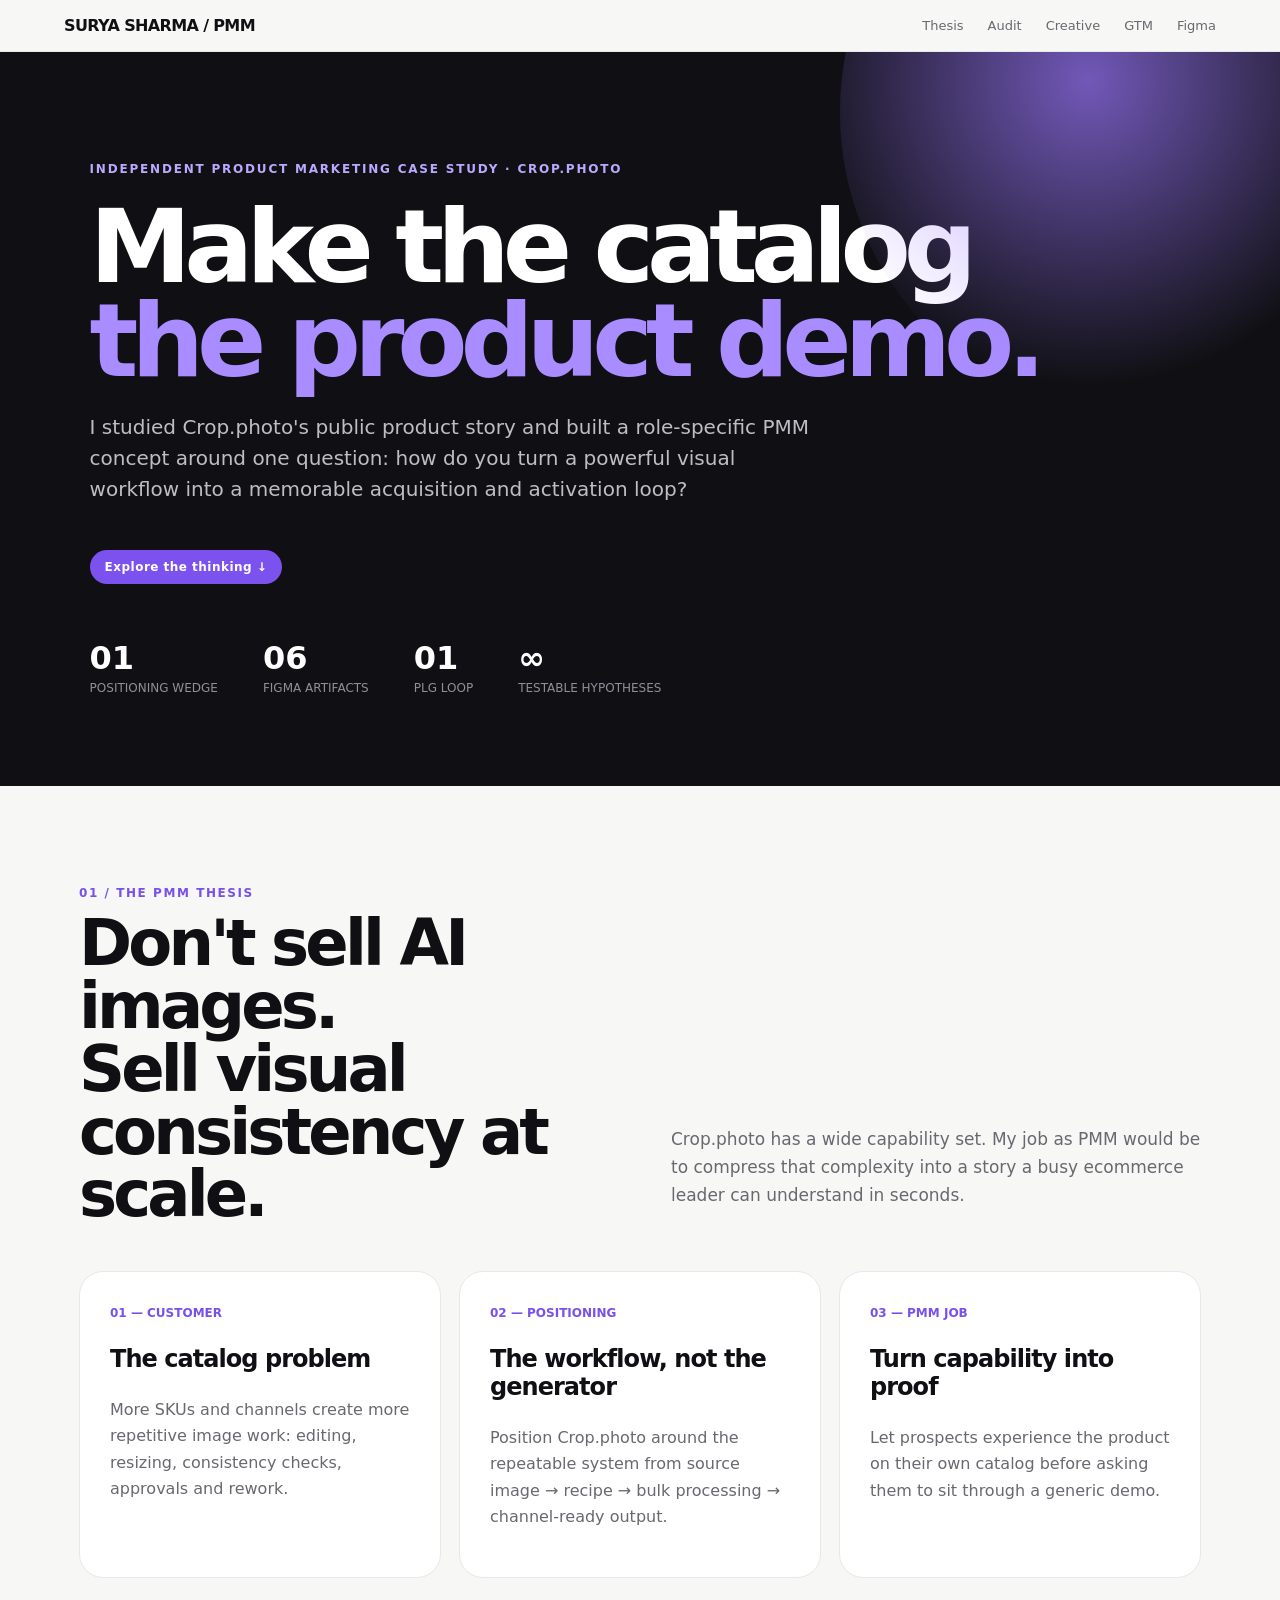
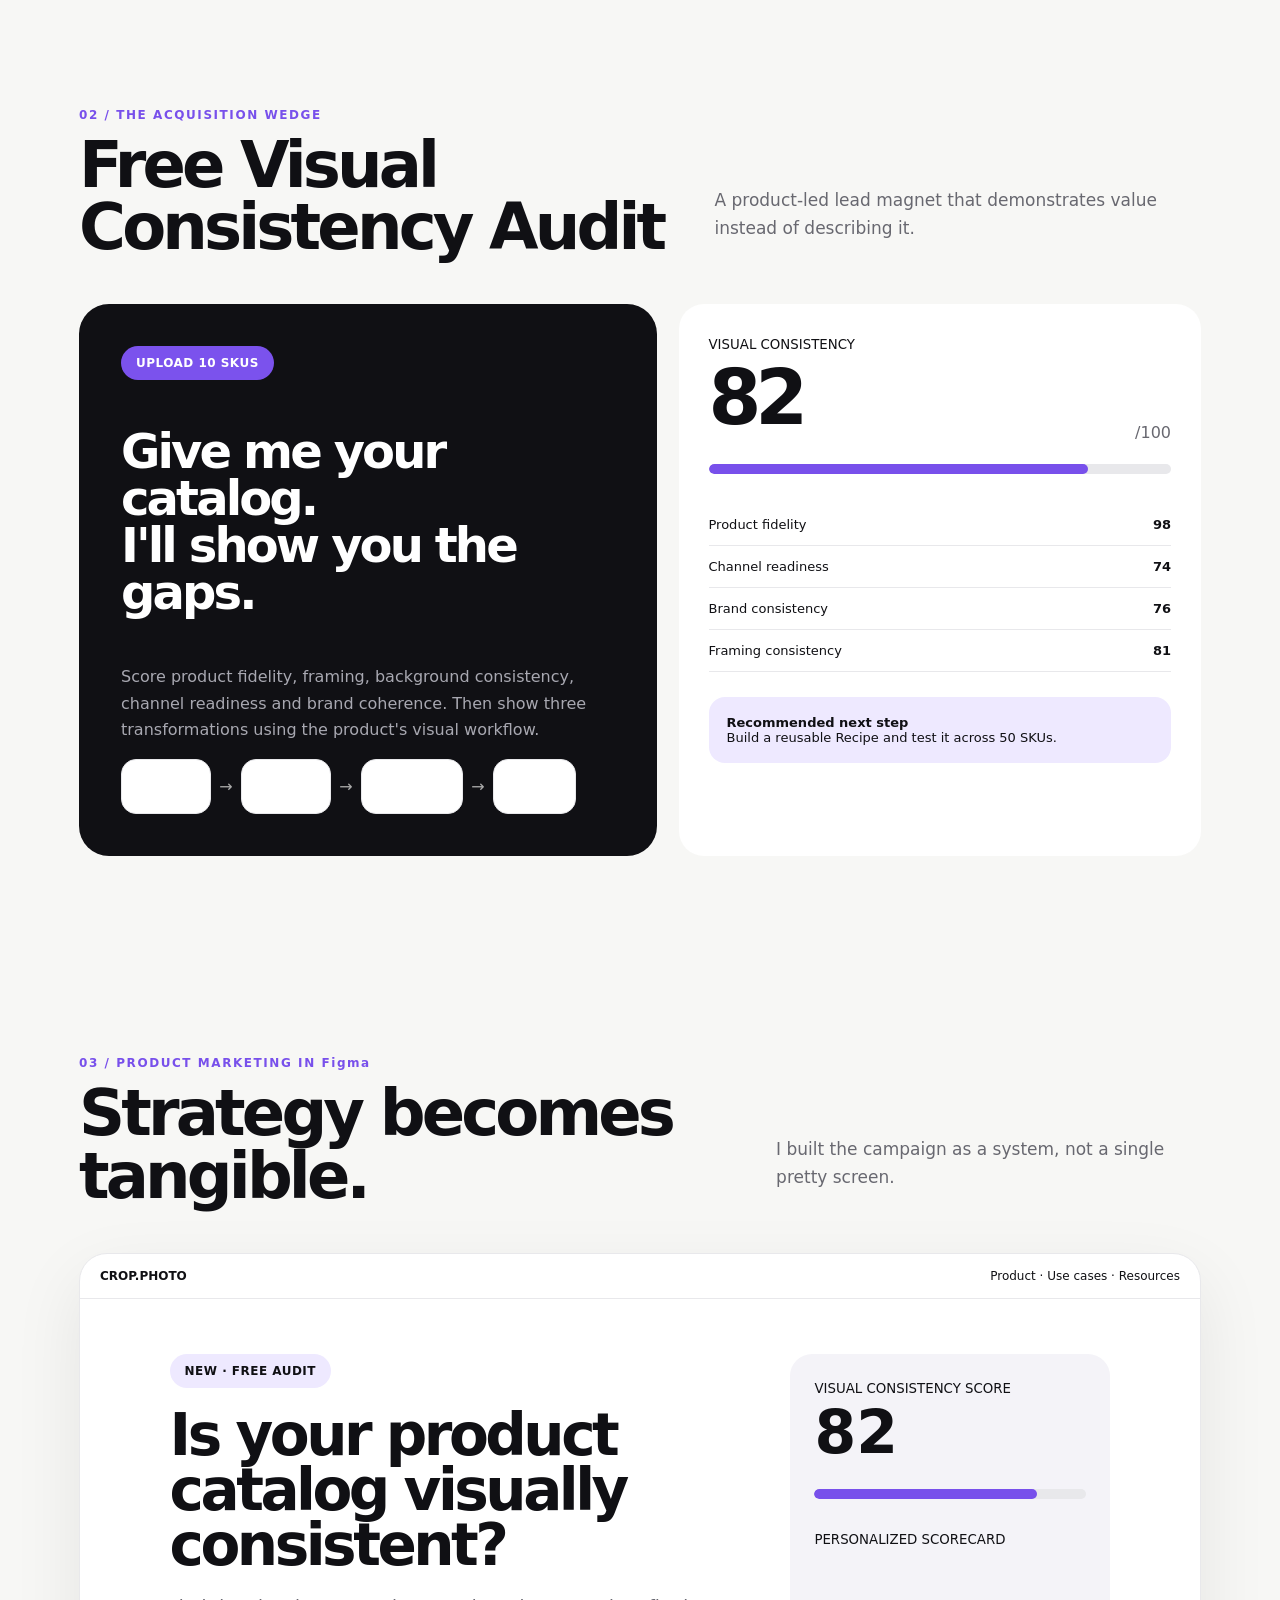
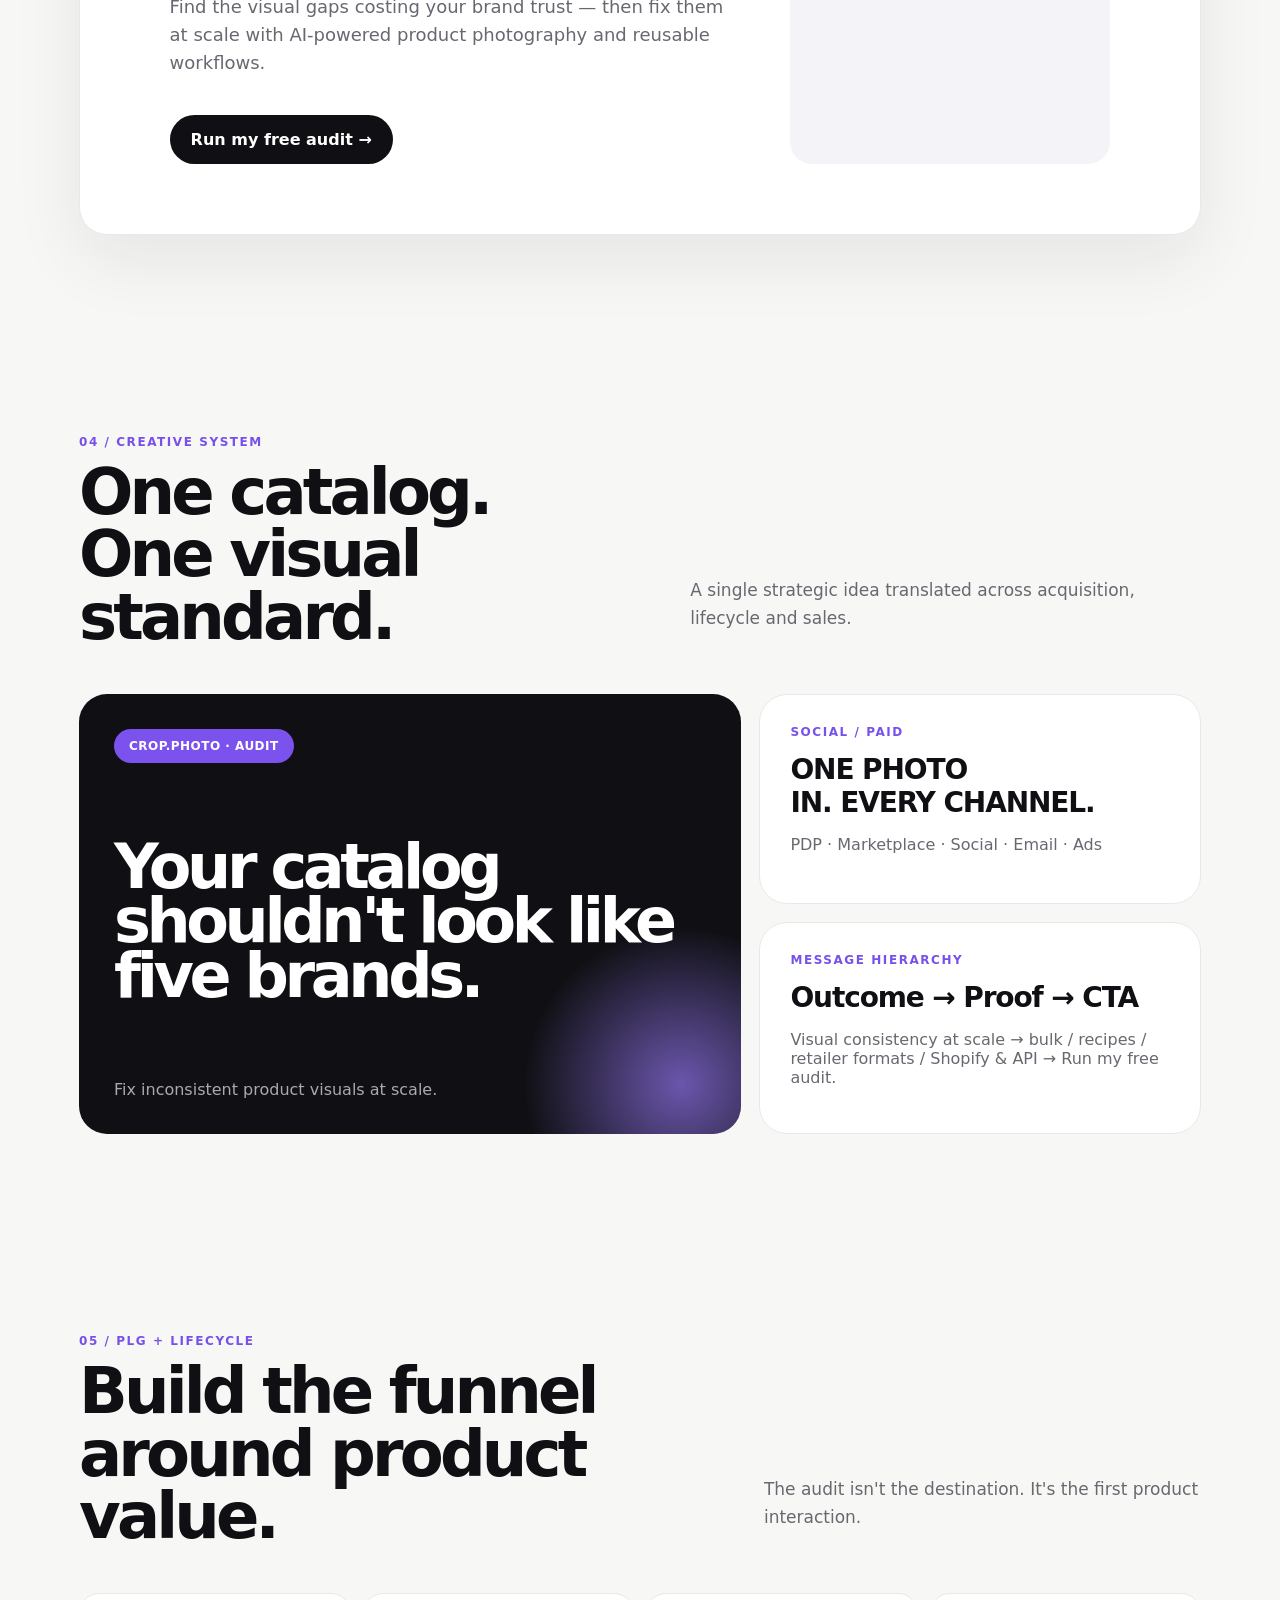
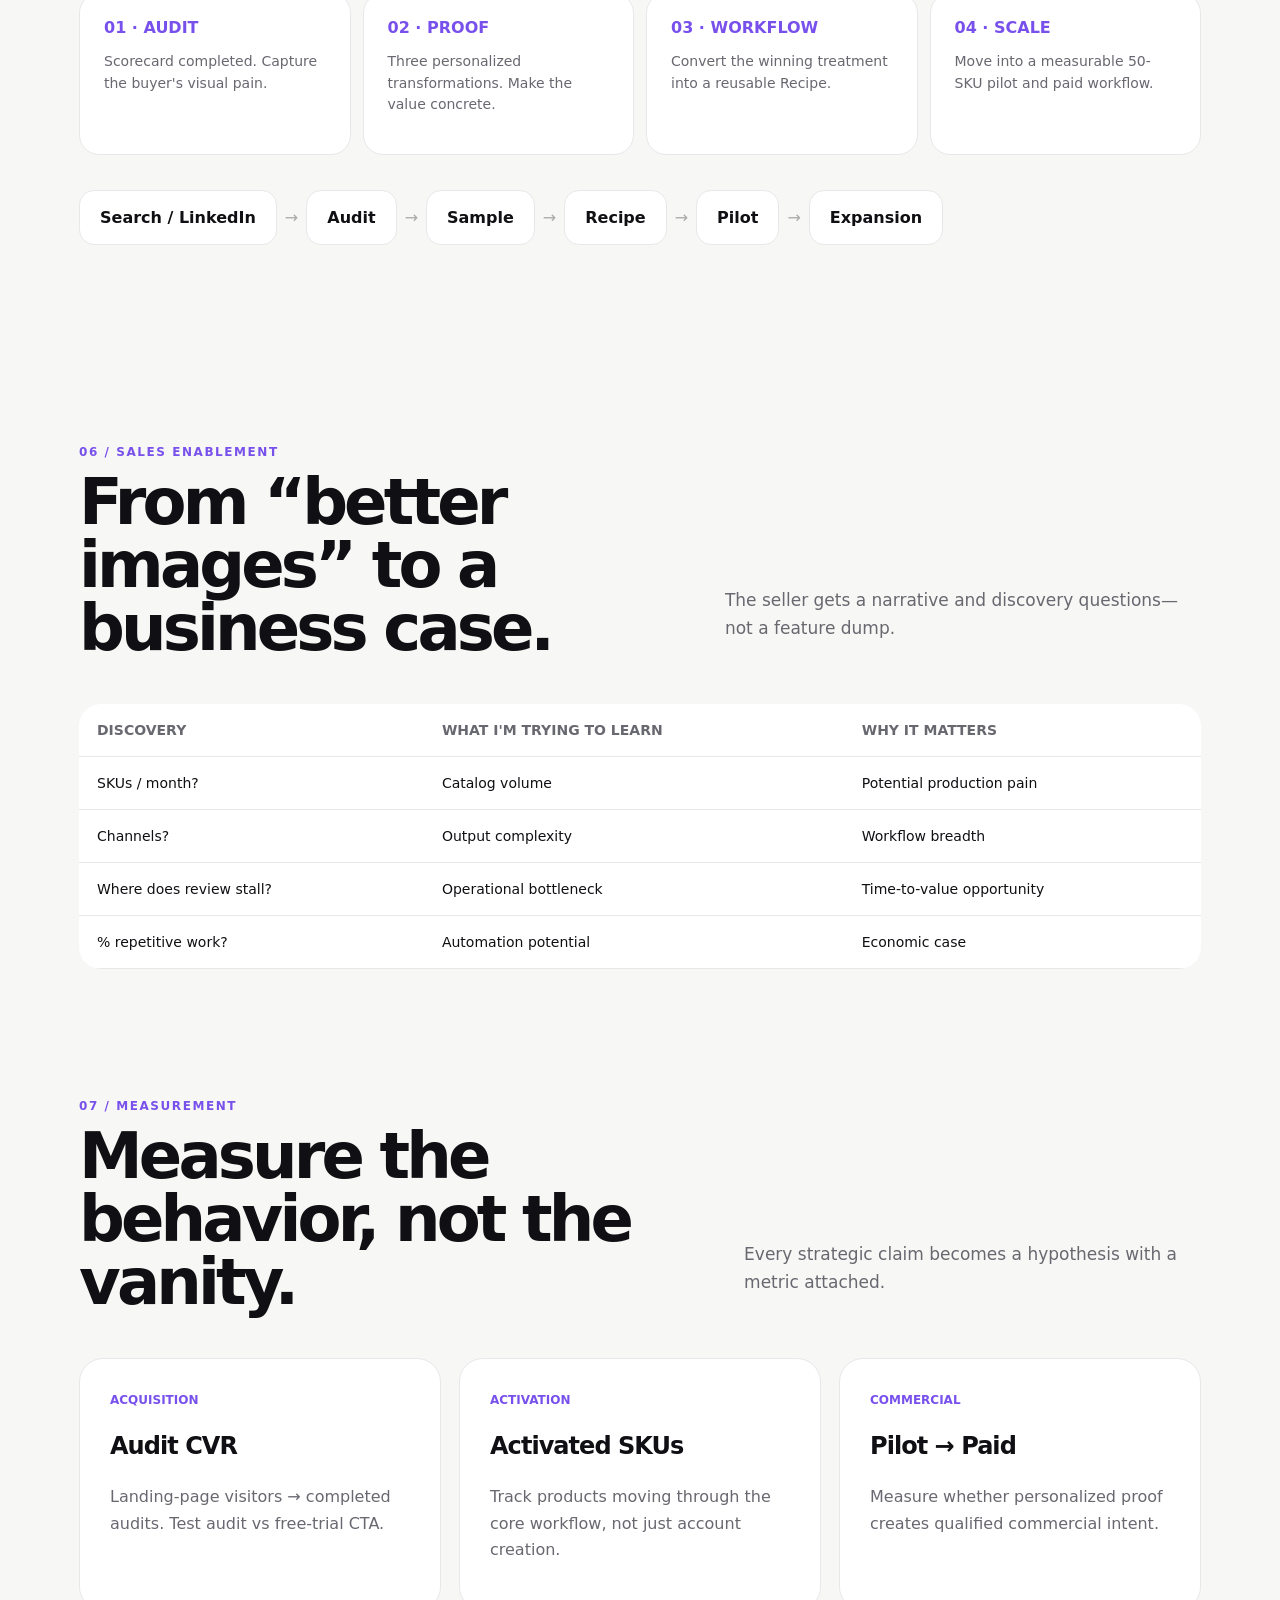
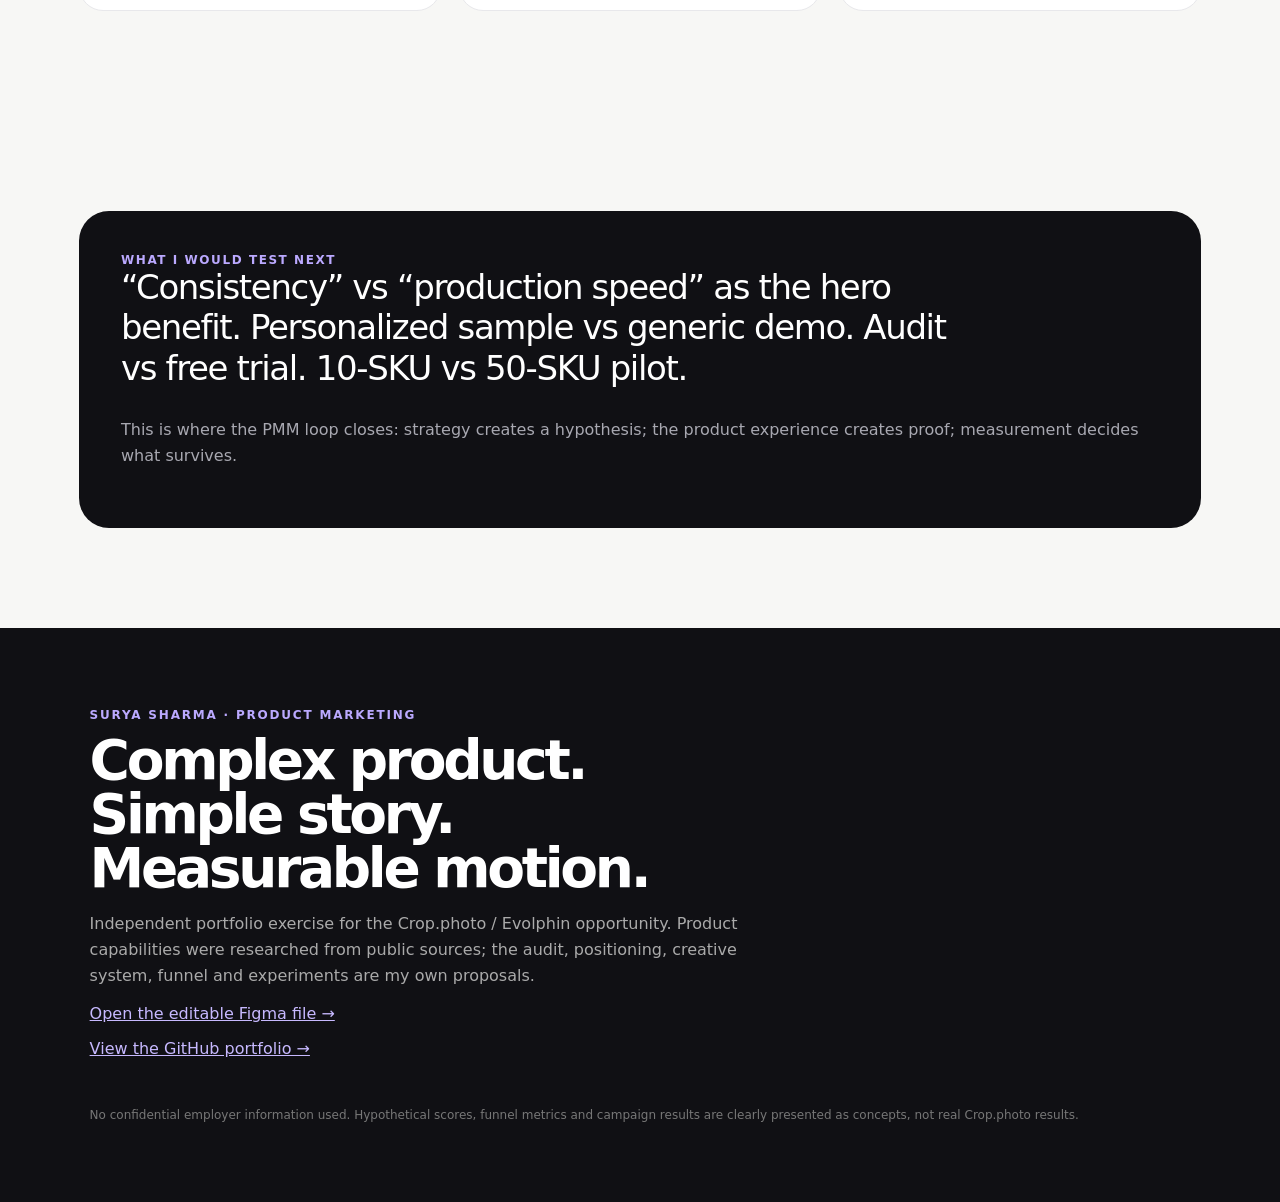
<file: crop-photo-pmm-case-study/index.html>
<!doctype html>
<html lang="en">
<head>
<meta charset="utf-8"><meta name="viewport" content="width=device-width,initial-scale=1">
<title>Crop.photo — PMM Growth Sprint | Surya Sharma</title>
<meta name="description" content="An independent PMM growth sprint for Crop.photo by Surya Sharma.">
<style>
:root{--ink:#101014;--muted:#686870;--line:#e8e8eb;--bg:#f7f7f5;--purple:#7850eb;--lilac:#eee9ff;--green:#178866;--blue:#4675eb;--white:#fff}
*{box-sizing:border-box}html{scroll-behavior:smooth}body{margin:0;background:var(--bg);color:var(--ink);font-family:Inter,ui-sans-serif,system-ui,-apple-system,BlinkMacSystemFont,"Segoe UI",sans-serif}
a{color:inherit}.nav{position:sticky;top:0;z-index:10;background:rgba(247,247,245,.86);backdrop-filter:blur(18px);border-bottom:1px solid var(--line);padding:16px 5vw;display:flex;justify-content:space-between;align-items:center}.brand{font-weight:850;letter-spacing:-.04em}.navlinks{display:flex;gap:24px;font-size:13px;color:var(--muted)}.navlinks a{text-decoration:none}
.hero{background:#101014;color:#fff;padding:110px 7vw 90px;position:relative;overflow:hidden}.orb{position:absolute;width:620px;height:620px;border-radius:50%;right:-180px;top:-250px;background:radial-gradient(circle at 40% 45%,#9b77ff,transparent 60%);opacity:.7}.eyebrow{color:#bba9ff;font-size:12px;font-weight:800;letter-spacing:.15em}.hero h1{font-size:clamp(54px,8vw,112px);line-height:.92;letter-spacing:-.07em;max-width:1050px;margin:24px 0}.hero p{max-width:730px;font-size:20px;line-height:1.55;color:#bdbdc6}.pill{display:inline-flex;padding:10px 15px;border-radius:999px;background:#7b52ed;color:white;font-size:12px;font-weight:800;letter-spacing:.04em}.hero-meta{display:flex;gap:45px;margin-top:55px}.metric strong{display:block;font-size:32px}.metric span{font-size:12px;color:#8f8f99}
.container{max-width:1250px;margin:auto;padding:100px 5vw}.sectionhead{display:flex;justify-content:space-between;gap:50px;align-items:end;margin-bottom:45px}.kicker{font-size:12px;font-weight:800;letter-spacing:.13em;color:var(--purple)}h2{font-size:clamp(38px,5vw,66px);letter-spacing:-.06em;line-height:.98;margin:12px 0 0;max-width:780px}.lead{max-width:530px;color:var(--muted);line-height:1.65;font-size:17px}
.grid3{display:grid;grid-template-columns:repeat(3,1fr);gap:18px}.card{background:#fff;border:1px solid var(--line);border-radius:24px;padding:30px;min-height:240px}.card .num{color:var(--purple);font-weight:850;font-size:12px}.card h3{font-size:24px;letter-spacing:-.04em}.card p{color:var(--muted);line-height:1.65}
.audit{display:grid;grid-template-columns:1.05fr .95fr;gap:22px}.dark{background:#101014;color:#fff;border-radius:30px;padding:42px}.dark p{color:#a8a8b1;line-height:1.65}.score{background:#fff;border-radius:25px;color:#101014;padding:30px}.scoretop{display:flex;justify-content:space-between;align-items:end}.scorebig{font-size:76px;font-weight:850;letter-spacing:-.08em}.bar{height:10px;background:#e8e8eb;border-radius:99px;margin:22px 0 30px;overflow:hidden}.bar i{display:block;height:100%;background:var(--purple);border-radius:99px}.row{display:grid;grid-template-columns:1fr auto;gap:20px;padding:13px 0;border-bottom:1px solid var(--line);font-size:13px}.row span:last-child{font-weight:800}
.flow{display:flex;align-items:center;gap:8px;flex-wrap:wrap}.step{padding:17px 20px;background:#fff;border:1px solid var(--line);border-radius:15px;font-weight:750}.arrow{color:#aaa}
.mock{background:#fff;border:1px solid var(--line);border-radius:28px;overflow:hidden;box-shadow:0 25px 70px rgba(20,20,30,.08)}.mockbar{padding:15px 20px;border-bottom:1px solid var(--line);display:flex;justify-content:space-between;font-size:12px}.mockbody{padding:55px 7vw 70px}.mockbody h3{font-size:58px;line-height:.95;letter-spacing:-.06em;max-width:700px;margin:20px 0}.mockbody p{color:var(--muted);max-width:600px;font-size:18px;line-height:1.55}.cta{display:inline-block;margin-top:20px;padding:15px 21px;background:#101014;color:#fff;border-radius:99px;text-decoration:none;font-weight:800}.scoremini{margin-left:auto;width:320px;background:#f4f3f8;border-radius:22px;padding:24px}.mini-num{font-size:60px;font-weight:850}.creative{display:grid;grid-template-columns:1.2fr .8fr;gap:18px}.poster{min-height:440px;background:#101014;color:#fff;border-radius:28px;padding:35px;display:flex;flex-direction:column;justify-content:space-between;overflow:hidden;position:relative}.poster:after{content:"";position:absolute;width:340px;height:340px;border-radius:50%;right:-110px;bottom:-120px;background:radial-gradient(circle,#9c7cff,transparent 65%);opacity:.65}.poster h3{font-size:62px;line-height:.88;letter-spacing:-.07em;max-width:600px;position:relative;z-index:1}.smallposter{display:grid;gap:18px}.tile{background:#fff;border:1px solid var(--line);border-radius:28px;padding:30px;min-height:210px}.tile h4{font-size:28px;letter-spacing:-.04em;margin:14px 0}.timeline{display:grid;grid-template-columns:repeat(4,1fr);gap:12px}.time{background:#fff;border:1px solid var(--line);border-radius:20px;padding:24px}.time b{color:var(--purple)}.time p{font-size:14px;color:var(--muted);line-height:1.55}.table{width:100%;border-collapse:collapse;background:#fff;border-radius:22px;overflow:hidden}.table th,.table td{text-align:left;padding:18px;border-bottom:1px solid var(--line);font-size:14px}.table th{color:var(--muted);font-weight:650}.quote{font-size:34px;letter-spacing:-.04em;line-height:1.2;max-width:850px}.footer{background:#101014;color:#fff;padding:80px 7vw}.footer h2{font-size:55px}.footer a{color:#c7b9ff}.disclaimer{font-size:12px;color:#777;margin-top:50px}
@media(max-width:800px){.navlinks{display:none}.grid3,.audit,.creative,.timeline{grid-template-columns:1fr}.hero-meta{gap:20px;flex-wrap:wrap}.mockbody h3{font-size:42px}.scoremini{margin:25px 0 0;width:auto}.container{padding:70px 6vw}.sectionhead{display:block}}
</style>
</head>
<body>
<nav class="nav"><div class="brand">SURYA SHARMA / PMM</div><div class="navlinks"><a href="#thesis">Thesis</a><a href="#audit">Audit</a><a href="#creative">Creative</a><a href="#gtm">GTM</a><a href="#work">Figma</a></div></nav>

<header class="hero">
<div class="orb"></div><div class="eyebrow">INDEPENDENT PRODUCT MARKETING CASE STUDY · CROP.PHOTO</div>
<h1>Make the catalog<br><span style="color:#a98cff">the product demo.</span></h1>
<p>I studied Crop.photo's public product story and built a role-specific PMM concept around one question: how do you turn a powerful visual workflow into a memorable acquisition and activation loop?</p>
<a class="pill" style="margin-top:25px;text-decoration:none" href="#thesis">Explore the thinking ↓</a>
<div class="hero-meta"><div class="metric"><strong>01</strong><span>POSITIONING WEDGE</span></div><div class="metric"><strong>06</strong><span>FIGMA ARTIFACTS</span></div><div class="metric"><strong>01</strong><span>PLG LOOP</span></div><div class="metric"><strong>∞</strong><span>TESTABLE HYPOTHESES</span></div></div>
</header>

<section class="container" id="thesis">
<div class="sectionhead"><div><div class="kicker">01 / THE PMM THESIS</div><h2>Don't sell AI images.<br>Sell visual consistency at scale.</h2></div><p class="lead">Crop.photo has a wide capability set. My job as PMM would be to compress that complexity into a story a busy ecommerce leader can understand in seconds.</p></div>
<div class="grid3">
<div class="card"><span class="num">01 — CUSTOMER</span><h3>The catalog problem</h3><p>More SKUs and channels create more repetitive image work: editing, resizing, consistency checks, approvals and rework.</p></div>
<div class="card"><span class="num">02 — POSITIONING</span><h3>The workflow, not the generator</h3><p>Position Crop.photo around the repeatable system from source image → recipe → bulk processing → channel-ready output.</p></div>
<div class="card"><span class="num">03 — PMM JOB</span><h3>Turn capability into proof</h3><p>Let prospects experience the product on their own catalog before asking them to sit through a generic demo.</p></div>
</div>
</section>

<section class="container" id="audit" style="padding-top:30px">
<div class="sectionhead"><div><div class="kicker">02 / THE ACQUISITION WEDGE</div><h2>Free Visual Consistency Audit</h2></div><p class="lead">A product-led lead magnet that demonstrates value instead of describing it.</p></div>
<div class="audit"><div class="dark"><span class="pill">UPLOAD 10 SKUS</span><h3 style="font-size:48px;letter-spacing:-.06em;line-height:.98">Give me your catalog.<br>I'll show you the gaps.</h3><p>Score product fidelity, framing, background consistency, channel readiness and brand coherence. Then show three transformations using the product's visual workflow.</p><div class="flow"><div class="step">Audit</div><div class="arrow">→</div><div class="step">Proof</div><div class="arrow">→</div><div class="step">Recipe</div><div class="arrow">→</div><div class="step">Pilot</div></div></div>
<div class="score"><div class="scoretop"><div><small>VISUAL CONSISTENCY</small><div class="scorebig">82</div></div><div style="color:var(--muted)">/100</div></div><div class="bar"><i style="width:82%"></i></div>
<div class="row"><span>Product fidelity</span><span>98</span></div><div class="row"><span>Channel readiness</span><span>74</span></div><div class="row"><span>Brand consistency</span><span>76</span></div><div class="row"><span>Framing consistency</span><span>81</span></div>
<div style="margin-top:25px;padding:18px;background:var(--lilac);border-radius:16px;font-size:13px"><b>Recommended next step</b><br>Build a reusable Recipe and test it across 50 SKUs.</div></div></div>
</section>

<section class="container" id="work">
<div class="sectionhead"><div><div class="kicker">03 / PRODUCT MARKETING IN Figma</div><h2>Strategy becomes tangible.</h2></div><p class="lead">I built the campaign as a system, not a single pretty screen.</p></div>
<div class="mock"><div class="mockbar"><b>CROP.PHOTO</b><span>Product · Use cases · Resources</span></div><div class="mockbody"><div style="display:flex;gap:50px;flex-wrap:wrap"><div style="flex:1;min-width:300px"><span class="pill" style="color:#101014;background:#eee9ff">NEW · FREE AUDIT</span><h3>Is your product catalog visually consistent?</h3><p>Find the visual gaps costing your brand trust — then fix them at scale with AI-powered product photography and reusable workflows.</p><a class="cta" href="#">Run my free audit →</a></div><div class="scoremini"><small>VISUAL CONSISTENCY SCORE</small><div class="mini-num">82</div><div class="bar"><i style="width:82%"></i></div><small>PERSONALIZED SCORECARD</small></div></div></div></div>
</section>

<section class="container" id="creative">
<div class="sectionhead"><div><div class="kicker">04 / CREATIVE SYSTEM</div><h2>One catalog.<br>One visual standard.</h2></div><p class="lead">A single strategic idea translated across acquisition, lifecycle and sales.</p></div>
<div class="creative"><div class="poster"><div><span class="pill">CROP.PHOTO · AUDIT</span></div><h3>Your catalog shouldn't look like five brands.</h3><div style="position:relative;z-index:1;color:#aaa">Fix inconsistent product visuals at scale.</div></div><div class="smallposter"><div class="tile"><div class="kicker">SOCIAL / PAID</div><h4>ONE PHOTO<br>IN. EVERY CHANNEL.</h4><p style="color:var(--muted)">PDP · Marketplace · Social · Email · Ads</p></div><div class="tile"><div class="kicker">MESSAGE HIERARCHY</div><h4>Outcome → Proof → CTA</h4><p style="color:var(--muted)">Visual consistency at scale → bulk / recipes / retailer formats / Shopify & API → Run my free audit.</p></div></div></div>
</section>

<section class="container" id="gtm">
<div class="sectionhead"><div><div class="kicker">05 / PLG + LIFECYCLE</div><h2>Build the funnel around product value.</h2></div><p class="lead">The audit isn't the destination. It's the first product interaction.</p></div>
<div class="timeline">
<div class="time"><b>01 · AUDIT</b><p>Scorecard completed. Capture the buyer's visual pain.</p></div>
<div class="time"><b>02 · PROOF</b><p>Three personalized transformations. Make the value concrete.</p></div>
<div class="time"><b>03 · WORKFLOW</b><p>Convert the winning treatment into a reusable Recipe.</p></div>
<div class="time"><b>04 · SCALE</b><p>Move into a measurable 50-SKU pilot and paid workflow.</p></div>
</div>
<div style="margin-top:35px" class="flow"><div class="step">Search / LinkedIn</div><span class="arrow">→</span><div class="step">Audit</div><span class="arrow">→</span><div class="step">Sample</div><span class="arrow">→</span><div class="step">Recipe</div><span class="arrow">→</span><div class="step">Pilot</div><span class="arrow">→</span><div class="step">Expansion</div></div>
</section>

<section class="container">
<div class="sectionhead"><div><div class="kicker">06 / SALES ENABLEMENT</div><h2>From “better images” to a business case.</h2></div><p class="lead">The seller gets a narrative and discovery questions—not a feature dump.</p></div>
<table class="table"><tr><th>DISCOVERY</th><th>WHAT I'M TRYING TO LEARN</th><th>WHY IT MATTERS</th></tr>
<tr><td>SKUs / month?</td><td>Catalog volume</td><td>Potential production pain</td></tr><tr><td>Channels?</td><td>Output complexity</td><td>Workflow breadth</td></tr><tr><td>Where does review stall?</td><td>Operational bottleneck</td><td>Time-to-value opportunity</td></tr><tr><td>% repetitive work?</td><td>Automation potential</td><td>Economic case</td></tr></table>
</section>

<section class="container" style="padding-top:30px">
<div class="sectionhead"><div><div class="kicker">07 / MEASUREMENT</div><h2>Measure the behavior, not the vanity.</h2></div><p class="lead">Every strategic claim becomes a hypothesis with a metric attached.</p></div>
<div class="grid3"><div class="card"><span class="num">ACQUISITION</span><h3>Audit CVR</h3><p>Landing-page visitors → completed audits. Test audit vs free-trial CTA.</p></div><div class="card"><span class="num">ACTIVATION</span><h3>Activated SKUs</h3><p>Track products moving through the core workflow, not just account creation.</p></div><div class="card"><span class="num">COMMERCIAL</span><h3>Pilot → Paid</h3><p>Measure whether personalized proof creates qualified commercial intent.</p></div></div>
</section>

<section class="container">
<div class="dark" style="border-radius:30px"><div class="kicker" style="color:#bba9ff">WHAT I WOULD TEST NEXT</div><div class="quote">“Consistency” vs “production speed” as the hero benefit. Personalized sample vs generic demo. Audit vs free trial. 10-SKU vs 50-SKU pilot.</div><p style="margin-top:28px">This is where the PMM loop closes: strategy creates a hypothesis; the product experience creates proof; measurement decides what survives.</p></div>
</section>

<footer class="footer"><div class="eyebrow">SURYA SHARMA · PRODUCT MARKETING</div><h2>Complex product.<br>Simple story.<br>Measurable motion.</h2><p style="color:#aaa;max-width:650px;line-height:1.6">Independent portfolio exercise for the Crop.photo / Evolphin opportunity. Product capabilities were researched from public sources; the audit, positioning, creative system, funnel and experiments are my own proposals.</p><p><a href="https://www.figma.com/design/HJS80H8skjqMnqPWusJkpt">Open the editable Figma file →</a></p><p><a href="https://github.com/sunny-side-upp/1st-SideUp">View the GitHub portfolio →</a></p><div class="disclaimer">No confidential employer information used. Hypothetical scores, funnel metrics and campaign results are clearly presented as concepts, not real Crop.photo results.</div></footer>
</body></html>
</file>
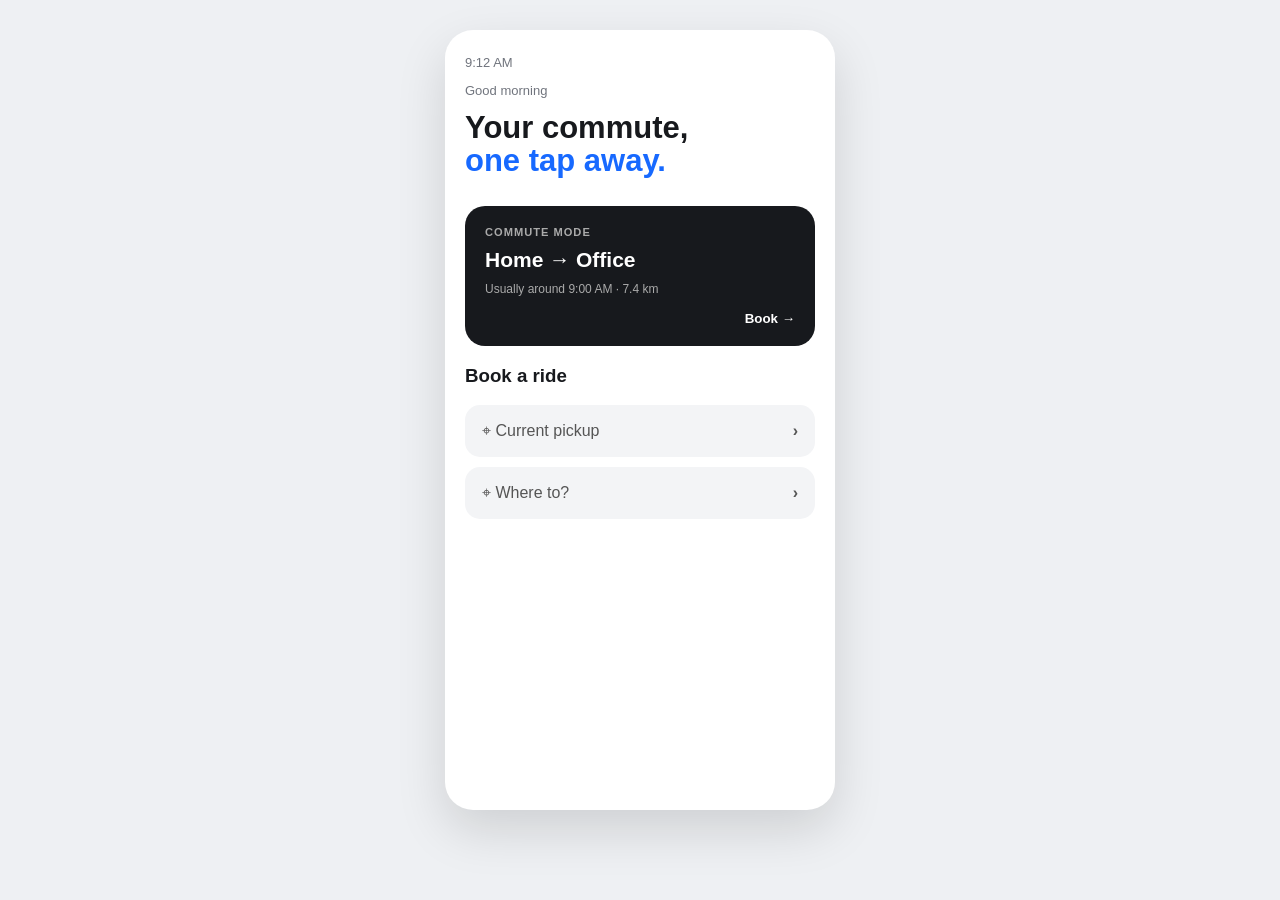
<file: projects/mobility-pm-case-study/prototype/index.html>
<!doctype html><html><head><meta charset="utf-8"><meta name="viewport" content="width=device-width,initial-scale=1"><title>Commute Mode</title><link rel="stylesheet" href="styles.css"></head><body><main class="phone">
<section id="home" class="screen active"><div class="muted">9:12 AM</div><p class="muted">Good morning</p><h1>Your commute,<br><span>one tap away.</span></h1><button class="commute" onclick="go('confirm')"><small>COMMUTE MODE</small><strong>Home → Office</strong><em>Usually around 9:00 AM · 7.4 km</em><b>Book →</b></button><h3>Book a ride</h3><div class="input">⌖ Current pickup <b>›</b></div><div class="input">⌖ Where to? <b>›</b></div></section>
<section id="confirm" class="screen"><button class="back" onclick="go('home')">‹</button><h2>Confirm your commute</h2><div class="route"><b>Home</b><small>Current location</small><br><br><b>Office</b><small>7.4 km</small></div><div class="card"><p>Quick ride <b>4 min away</b></p><p>Estimated fare <b>₹118–₹136</b></p><p>Pickup <b>Usual point</b></p></div><button class="primary" onclick="go('tracking')">Confirm booking</button><button class="secondary" onclick="go('home')">Edit route</button></section>
<section id="tracking" class="screen"><h2>Ride confirmed</h2><div class="map"><i class="pin p">P</i><i class="pin d">D</i></div><div class="card"><strong>Driver arriving</strong><h1>4 min</h1><p class="muted">Pickup near your saved Home location</p></div><button class="primary" onclick="go('done')">Simulate ride complete</button></section>
<section id="done" class="screen done"><div class="check">✓</div><h1>Commute complete.</h1><p class="muted">The next commute starts here.</p><div class="card"><p>Route <b>Home → Office</b></p><p>Trip time <b>24 min</b></p></div><button class="primary" onclick="go('home')">Back to home</button></section></main><script>function go(id){document.querySelectorAll('.screen').forEach(x=>x.classList.remove('active'));document.getElementById(id).classList.add('active')}</script></body></html>
</file>
<file: projects/mobility-pm-case-study/prototype/styles.css>
*{box-sizing:border-box}body{margin:0;background:#eef0f3;font-family:Arial,sans-serif;color:#17191d;display:flex;justify-content:center;padding:30px}.phone{width:390px;min-height:780px;background:#fff;border-radius:28px;overflow:hidden;box-shadow:0 20px 50px #0002}.screen{display:none;min-height:780px;padding:25px 20px}.screen.active{display:block}.muted{color:#70747d;font-size:13px}h1{font-size:31px;line-height:1.08;margin:12px 0 28px}h1 span{color:#1769ff}.commute{width:100%;border:0;border-radius:20px;background:#17191d;color:white;text-align:left;padding:20px;cursor:pointer}.commute small{display:block;color:#aaa;font-weight:bold;letter-spacing:1px}.commute strong{display:block;font-size:21px;margin:10px 0}.commute em{display:block;color:#aaa;font-style:normal;font-size:12px}.commute b{display:block;text-align:right;margin-top:15px}.input,.card{background:#f3f4f6;border-radius:15px;padding:17px;margin:10px 0}.input{display:flex;justify-content:space-between;color:#555}.card p{display:flex;justify-content:space-between;gap:15px}.card p b{font-size:13px}.back{border:0;border-radius:50%;width:35px;height:35px;font-size:22px}.route{margin:40px 0 25px;padding-left:30px;border-left:2px solid #ccd0d6;line-height:1.1}.route small{display:block;color:#777;margin-top:5px}.primary,.secondary{width:100%;border:0;border-radius:14px;padding:16px;font-weight:bold;font-size:15px;margin-top:10px}.primary{background:#1769ff;color:white}.secondary{background:#f0f1f3}.map{height:380px;border-radius:22px;background:linear-gradient(135deg,#e3ebe4,#d8e2e7);margin:25px 0;position:relative}.map:after{content:'';position:absolute;left:60px;top:80px;width:250px;height:180px;border:5px solid #1769ff;border-left-color:transparent;border-bottom-color:transparent;border-radius:50%;transform:rotate(20deg)}.pin{position:absolute;width:35px;height:35px;border-radius:50%;display:grid;place-items:center;color:#fff;font-style:normal;font-weight:bold;z-index:2}.p{background:#1769ff;left:45px;top:65px}.d{background:#17191d;right:45px;bottom:65px}.done{text-align:center;padding-top:100px}.check{width:75px;height:75px;border-radius:50%;background:#e9f1ff;color:#1769ff;display:grid;place-items:center;font-size:38px;margin:0 auto 25px}.done .card{text-align:left}
</file>
